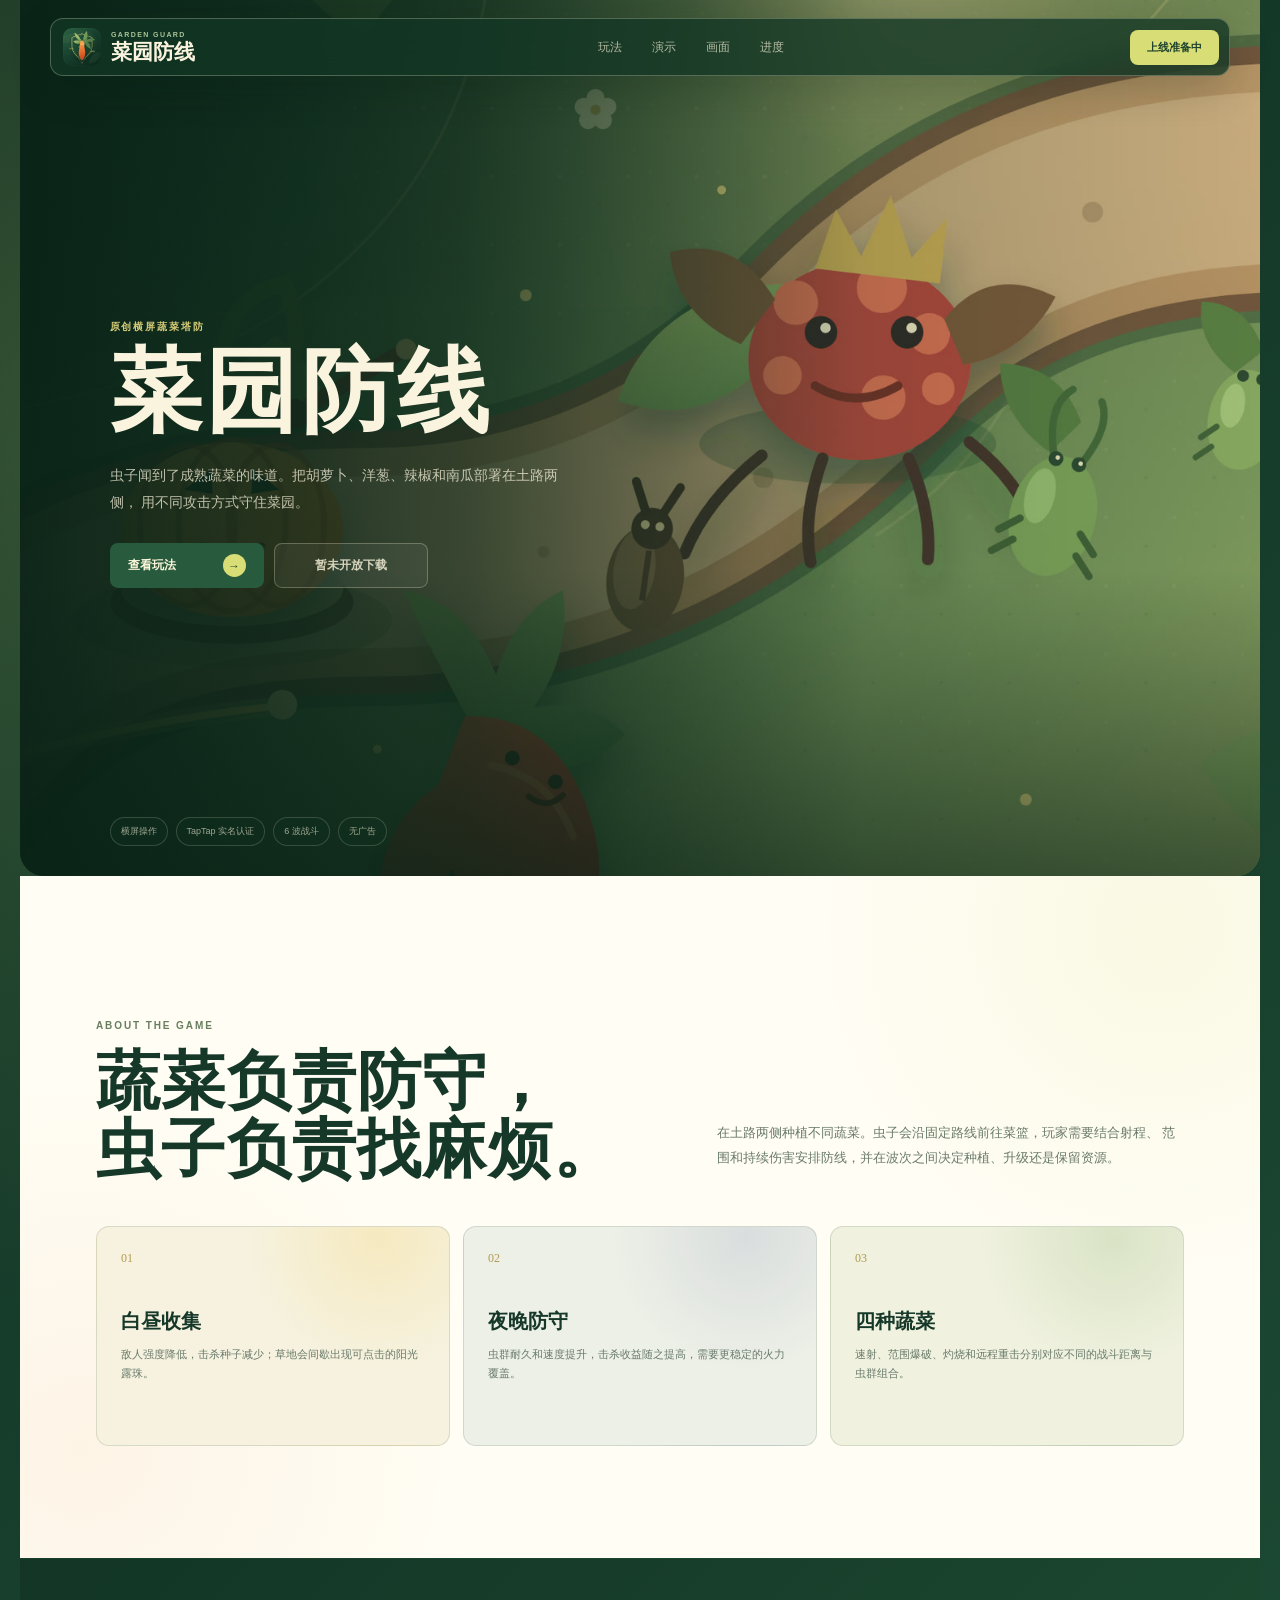
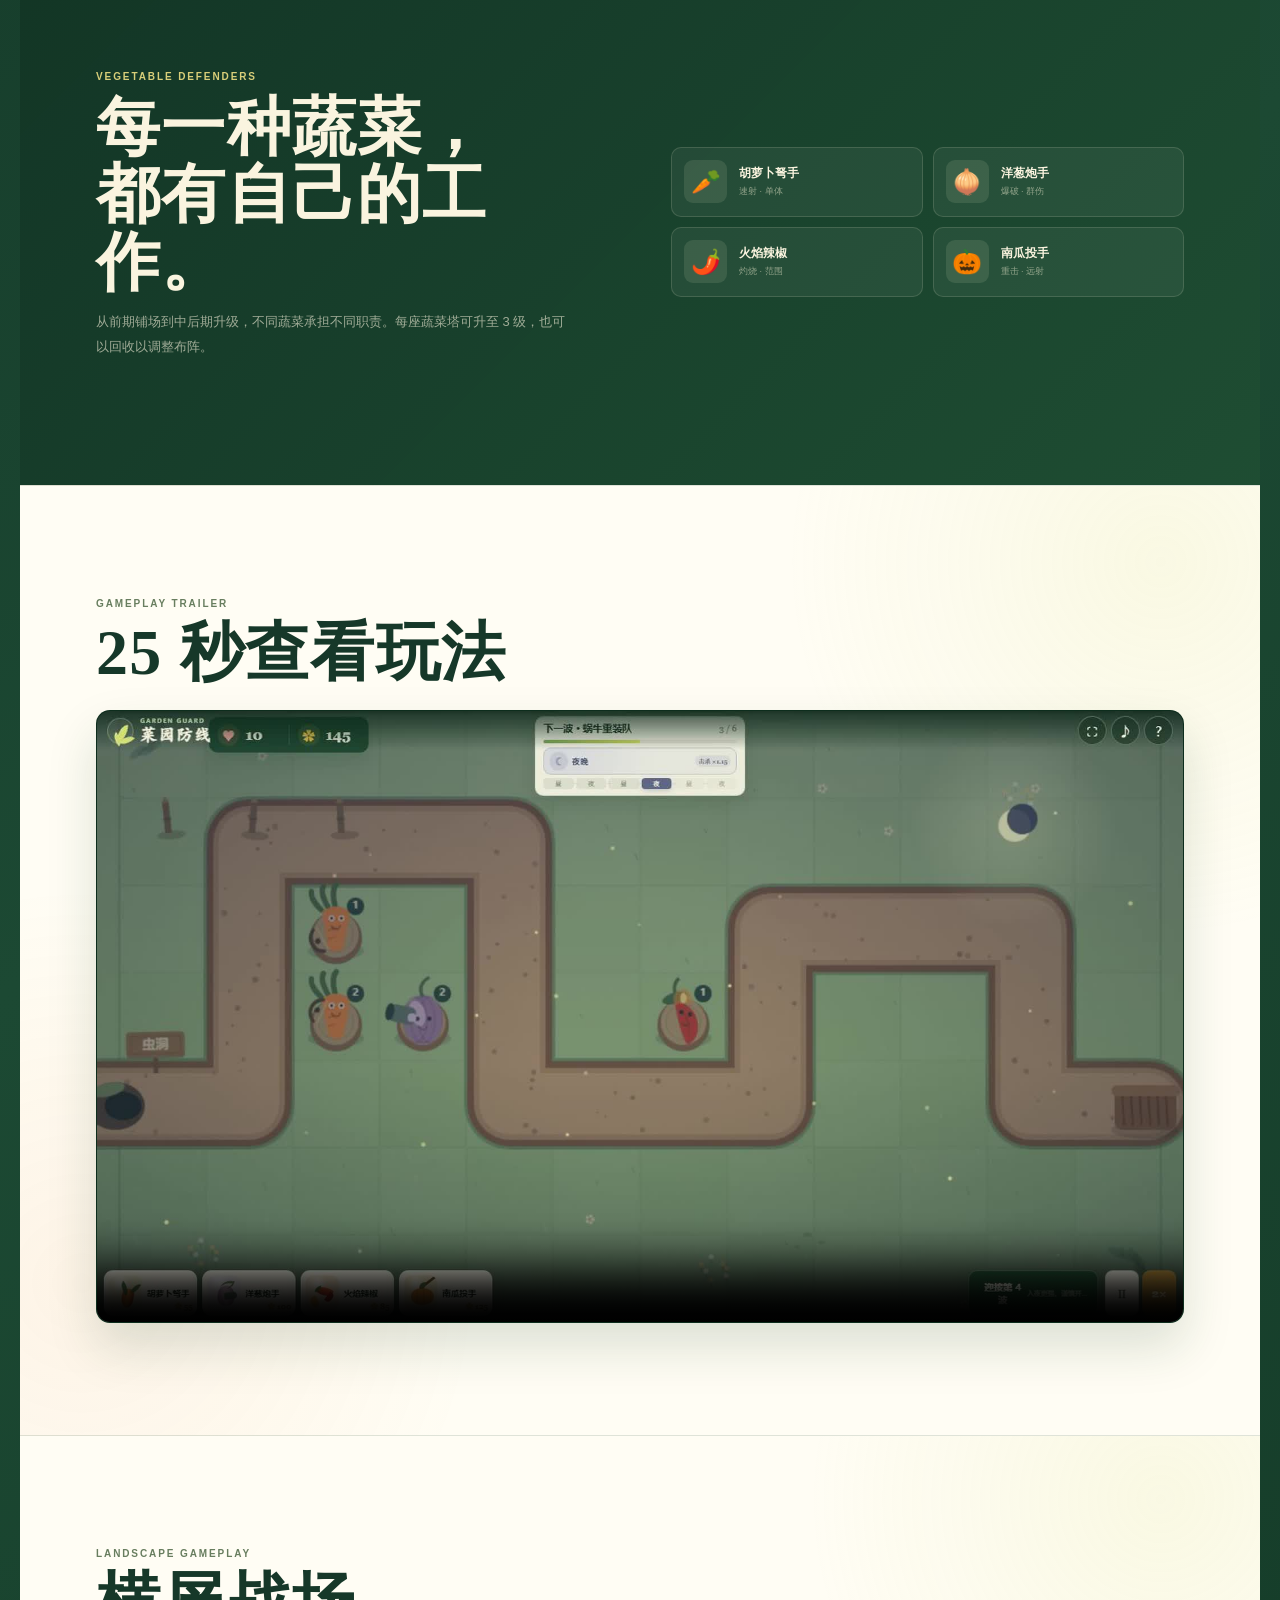
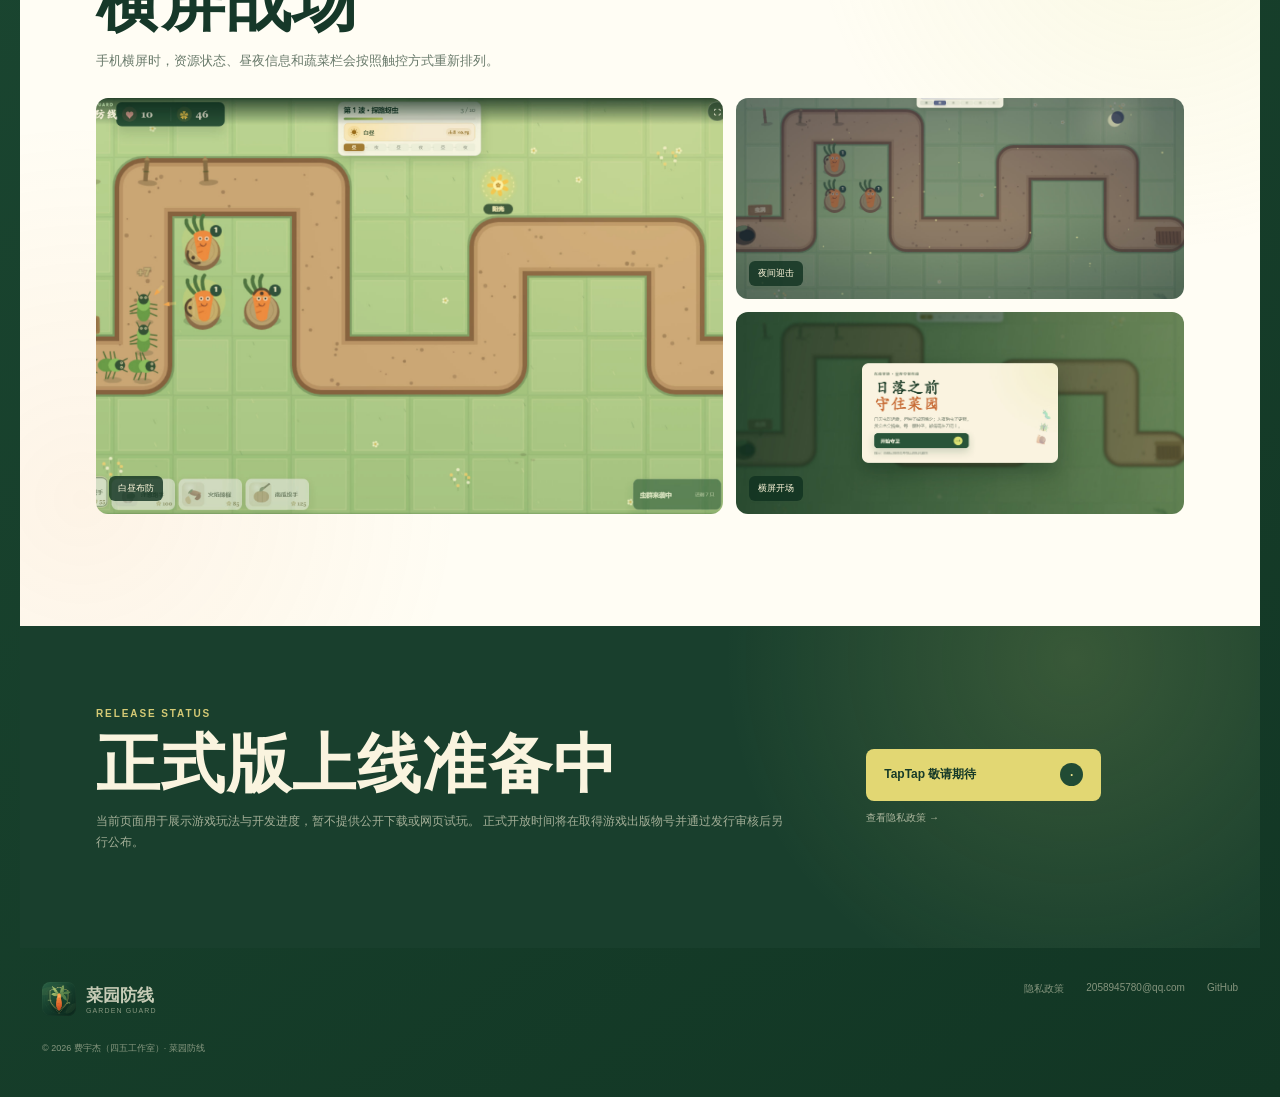
<file: index.html>
<!doctype html>
<html lang="zh-CN">
  <head>
    <meta charset="UTF-8" />
    <meta name="viewport" content="width=device-width, initial-scale=1.0" />
    <meta name="theme-color" content="#163d2b" />
    <meta
      name="description"
      content="《菜园防线》官方网站。查看横屏蔬菜塔防游戏的玩法介绍、宣传片与开发进度。"
    />
    <meta property="og:title" content="菜园防线 · 官方网站" />
    <meta
      property="og:description"
      content="布置蔬菜守卫，在昼夜交替中抵御虫群。当前处于上线准备阶段。"
    />
    <meta property="og:type" content="website" />
    <meta property="og:url" content="https://siwusucn.github.io/garden-guard-official/" />
    <meta
      property="og:image"
      content="https://siwusucn.github.io/garden-guard-official/assets/keyart.jpg"
    />
    <link rel="canonical" href="https://siwusucn.github.io/garden-guard-official/" />
    <link rel="icon" href="assets/icon.png" type="image/png" />
    <title>菜园防线 · 官方网站</title>
    <link rel="stylesheet" href="styles.css" />
  </head>
  <body>
    <header class="nav">
      <a class="brand" href="#top" aria-label="返回首页">
        <img src="assets/icon.png" alt="" />
        <span><small>GARDEN GUARD</small>菜园防线</span>
      </a>
      <nav aria-label="页面导航">
        <a href="#about">玩法</a>
        <a href="#trailer">演示</a>
        <a href="#screens">画面</a>
        <a href="#status">进度</a>
      </nav>
      <span class="nav-play">上线准备中</span>
    </header>

    <main id="top">
      <section class="hero" aria-labelledby="hero-title">
        <img class="hero-art" src="assets/hero-bg.jpg" alt="蔬菜守卫在菜园土路旁迎击虫群" />
        <div class="hero-shade"></div>
        <div class="hero-copy">
          <p class="kicker">原创横屏蔬菜塔防</p>
          <h1 id="hero-title">菜园防线</h1>
          <p>
            虫子闻到了成熟蔬菜的味道。把胡萝卜、洋葱、辣椒和南瓜部署在土路两侧，
            用不同攻击方式守住菜园。
          </p>
          <div class="hero-actions">
            <a class="button primary" href="#trailer">查看玩法 <b>→</b></a>
            <span class="button ghost">暂未开放下载</span>
          </div>
        </div>
        <div class="hero-facts">
          <span>横屏操作</span>
          <span>TapTap 实名认证</span>
          <span>6 波战斗</span>
          <span>无广告</span>
        </div>
      </section>

      <section class="section intro" id="about">
        <div class="section-heading">
          <p class="kicker">ABOUT THE GAME</p>
          <h2>蔬菜负责防守，<br />虫子负责找麻烦。</h2>
          <p>
            在土路两侧种植不同蔬菜。虫子会沿固定路线前往菜篮，玩家需要结合射程、
            范围和持续伤害安排防线，并在波次之间决定种植、升级还是保留资源。
          </p>
        </div>
        <div class="feature-grid">
          <article class="feature feature-sun">
            <span class="feature-number">01</span>
            <h3>白昼收集</h3>
            <p>敌人强度降低，击杀种子减少；草地会间歇出现可点击的阳光露珠。</p>
          </article>
          <article class="feature feature-night">
            <span class="feature-number">02</span>
            <h3>夜晚防守</h3>
            <p>虫群耐久和速度提升，击杀收益随之提高，需要更稳定的火力覆盖。</p>
          </article>
          <article class="feature feature-veg">
            <span class="feature-number">03</span>
            <h3>四种蔬菜</h3>
            <p>速射、范围爆破、灼烧和远程重击分别对应不同的战斗距离与虫群组合。</p>
          </article>
        </div>
      </section>

      <section class="section rover">
        <div class="rover-copy">
          <p class="kicker">VEGETABLE DEFENDERS</p>
          <h2>每一种蔬菜，<br />都有自己的工作。</h2>
          <p>从前期铺场到中后期升级，不同蔬菜承担不同职责。每座蔬菜塔可升至 3 级，也可以回收以调整布阵。</p>
        </div>
        <div class="rover-list">
          <article><span>🥕</span><div><b>胡萝卜弩手</b><small>速射 · 单体</small></div></article>
          <article><span>🧅</span><div><b>洋葱炮手</b><small>爆破 · 群伤</small></div></article>
          <article><span>🌶️</span><div><b>火焰辣椒</b><small>灼烧 · 范围</small></div></article>
          <article><span>🎃</span><div><b>南瓜投手</b><small>重击 · 远射</small></div></article>
        </div>
      </section>

      <section class="section trailer-section" id="trailer">
        <div class="section-heading compact">
          <p class="kicker">GAMEPLAY TRAILER</p>
          <h2>25 秒查看玩法</h2>
        </div>
        <div class="video-frame">
          <video controls playsinline poster="assets/video-cover.jpg">
            <source src="assets/promo.mp4" type="video/mp4" />
            当前浏览器不支持视频播放。
          </video>
        </div>
      </section>

      <section class="section screenshots" id="screens">
        <div class="section-heading compact">
          <p class="kicker">LANDSCAPE GAMEPLAY</p>
          <h2>横屏战场</h2>
          <p>手机横屏时，资源状态、昼夜信息和蔬菜栏会按照触控方式重新排列。</p>
        </div>
        <div class="shot-grid">
          <figure><img src="assets/shot-day.jpg" alt="白昼菜园防线与胡萝卜、洋葱守卫" /><figcaption>白昼布防</figcaption></figure>
          <figure><img src="assets/shot-night.jpg" alt="夜晚虫群进攻与蔬菜火力" /><figcaption>夜间迎击</figcaption></figure>
          <figure><img src="assets/shot-towers.jpg" alt="横屏菜园防线的游戏开场" /><figcaption>横屏开场</figcaption></figure>
        </div>
      </section>

      <section class="download" id="status">
        <div>
          <p class="kicker">RELEASE STATUS</p>
          <h2>正式版上线准备中</h2>
          <p>
            当前页面用于展示游戏玩法与开发进度，暂不提供公开下载或网页试玩。
            正式开放时间将在取得游戏出版物号并通过发行审核后另行公布。
          </p>
        </div>
        <div class="download-actions">
          <span class="button primary">TapTap 敬请期待 <b>·</b></span>
          <a class="text-link" href="https://siwusucn.github.io/garden-guard-privacy/">查看隐私政策 →</a>
        </div>
      </section>
    </main>

    <footer>
      <div class="footer-brand">
        <img src="assets/icon.png" alt="" />
        <div><b>菜园防线</b><small>GARDEN GUARD</small></div>
      </div>
      <div class="footer-links">
        <a href="https://siwusucn.github.io/garden-guard-privacy/">隐私政策</a>
        <a href="mailto:2058945780@qq.com">2058945780@qq.com</a>
        <a href="https://github.com/siwusucn/garden-guard-official">GitHub</a>
      </div>
      <p>© 2026 费宇杰（四五工作室）· 菜园防线</p>
    </footer>
  </body>
</html>
</file>
<file: styles.css>
:root {
  --ink: #163829;
  --forest: #173d2b;
  --forest-2: #24543b;
  --cream: #faf4df;
  --paper: #fffdf4;
  --lime: #d8de75;
  --orange: #e98640;
  --line: rgba(30, 72, 46, 0.14);
  --muted: #697a6b;
}

* {
  box-sizing: border-box;
}

html {
  scroll-behavior: smooth;
  background: var(--forest);
}

body {
  margin: 0;
  color: var(--ink);
  font-family: "Microsoft YaHei", "PingFang SC", "Noto Sans SC", sans-serif;
  background:
    radial-gradient(circle at 9% 10%, rgba(211, 222, 116, 0.18), transparent 22%),
    linear-gradient(145deg, #102f22, #1c4933 50%, #123624);
}

img,
video {
  display: block;
  max-width: 100%;
}

a {
  color: inherit;
  text-decoration: none;
}

.nav {
  position: fixed;
  z-index: 20;
  left: 50%;
  top: 18px;
  display: flex;
  align-items: center;
  gap: 36px;
  width: min(1180px, calc(100% - 34px));
  min-height: 58px;
  padding: 8px 10px 8px 12px;
  border: 1px solid rgba(255, 248, 218, 0.25);
  border-radius: 13px;
  color: var(--cream);
  background: rgba(18, 54, 37, 0.78);
  box-shadow: 0 12px 40px rgba(3, 23, 13, 0.2);
  backdrop-filter: blur(16px);
  transform: translateX(-50%);
}

.brand {
  display: flex;
  align-items: center;
  min-width: 188px;
  gap: 10px;
}

.brand img {
  width: 38px;
  height: 38px;
  border-radius: 9px;
}

.brand span {
  display: flex;
  flex-direction: column;
  font-family: "STKaiti", "KaiTi", serif;
  font-size: 21px;
  font-weight: 700;
  line-height: 1;
}

.brand small {
  margin-bottom: 4px;
  color: #a9c397;
  font-family: "Microsoft YaHei", sans-serif;
  font-size: 7px;
  letter-spacing: 0.2em;
}

.nav nav {
  display: flex;
  gap: 30px;
  margin: 0 auto;
  color: rgba(255, 248, 223, 0.68);
  font-size: 12px;
}

.nav nav a {
  transition: color 160ms ease;
}

.nav nav a:hover {
  color: #fff5ca;
}

.nav-play {
  display: inline-flex;
  align-items: center;
  padding: 10px 17px;
  border-radius: 8px;
  color: #1e422d;
  background: var(--lime);
  font-size: 11px;
  font-weight: 800;
}

.button.primary,
.button.ghost,
.nav-play {
  cursor: default;
}

main,
footer {
  width: min(1240px, calc(100% - 34px));
  margin: auto;
}

.hero {
  position: relative;
  overflow: hidden;
  min-height: calc(100vh - 24px);
  border-radius: 0 0 24px 24px;
  color: var(--cream);
  background: #163b2a;
}

.hero-art {
  position: absolute;
  inset: 0;
  width: 100%;
  height: 100%;
  object-fit: cover;
}

.hero-shade {
  position: absolute;
  inset: 0;
  background:
    linear-gradient(90deg, rgba(8, 34, 22, 0.92) 0%, rgba(8, 34, 22, 0.6) 36%, transparent 68%),
    linear-gradient(0deg, rgba(8, 34, 22, 0.6), transparent 35%);
}

.hero-copy {
  position: absolute;
  z-index: 2;
  left: clamp(28px, 7vw, 92px);
  top: 50%;
  width: min(590px, 47%);
  transform: translateY(-44%);
}

.kicker {
  margin: 0 0 12px;
  color: #687e5f;
  font-size: 10px;
  font-weight: 800;
  letter-spacing: 0.19em;
}

.hero .kicker {
  color: #d5cb77;
}

.hero h1 {
  margin: 0;
  font-family: "STKaiti", "KaiTi", serif;
  font-size: clamp(62px, 7.2vw, 104px);
  line-height: 1;
  letter-spacing: 0.04em;
  white-space: nowrap;
}

.hero-copy > p:not(.kicker) {
  max-width: 460px;
  margin: 24px 0 28px;
  color: rgba(255, 249, 226, 0.72);
  font-size: 14px;
  line-height: 1.9;
}

.hero-actions,
.download-actions {
  display: flex;
  align-items: center;
  gap: 10px;
  flex-wrap: wrap;
}

.button {
  display: inline-flex;
  align-items: center;
  justify-content: space-between;
  gap: 22px;
  min-width: 154px;
  min-height: 45px;
  padding: 0 18px;
  border-radius: 8px;
  font-size: 12px;
  font-weight: 800;
  transition:
    transform 160ms ease,
    filter 160ms ease;
}

.button:hover {
  filter: brightness(1.06);
  transform: translateY(-2px);
}

.button.primary {
  color: #fff8dd;
  background: #285b3d;
}

.button.primary b {
  display: grid;
  place-items: center;
  width: 23px;
  height: 23px;
  border-radius: 50%;
  color: #24462e;
  background: var(--lime);
}

.button.ghost {
  justify-content: center;
  border: 1px solid rgba(255, 247, 216, 0.26);
  color: rgba(255, 249, 224, 0.8);
  background: rgba(255, 255, 255, 0.055);
}

.hero-facts {
  position: absolute;
  z-index: 2;
  left: clamp(28px, 7vw, 92px);
  bottom: 30px;
  display: flex;
  gap: 8px;
}

.hero-facts span {
  padding: 7px 10px;
  border: 1px solid rgba(255, 249, 225, 0.17);
  border-radius: 99px;
  color: rgba(255, 249, 224, 0.6);
  background: rgba(15, 49, 32, 0.36);
  font-size: 9px;
}

.section {
  padding: clamp(64px, 9vw, 112px) clamp(22px, 6vw, 76px);
  background:
    radial-gradient(circle at 92% 8%, rgba(217, 224, 126, 0.14), transparent 26%),
    radial-gradient(circle at 5% 84%, rgba(233, 134, 64, 0.08), transparent 28%),
    var(--paper);
}

.section + .section {
  border-top: 1px solid var(--line);
}

.section-heading {
  display: grid;
  grid-template-columns: 1.2fr 1fr;
  align-items: end;
  gap: 60px;
  margin-bottom: 42px;
}

.section-heading .kicker {
  grid-column: 1 / -1;
  margin-bottom: -43px;
}

.section-heading h2,
.rover h2,
.download h2 {
  margin: 0;
  font-family: "STKaiti", "KaiTi", "Microsoft YaHei", serif;
  font-size: clamp(40px, 5vw, 68px);
  font-weight: 700;
  line-height: 1.06;
  letter-spacing: 0.02em;
}

.section-heading > p:last-child,
.rover-copy > p:last-child {
  align-self: end;
  color: var(--muted);
  font-size: 13px;
  line-height: 1.9;
}

.feature-grid {
  display: grid;
  grid-template-columns: repeat(3, 1fr);
  gap: 13px;
}

.feature {
  min-height: 220px;
  padding: 24px;
  border: 1px solid var(--line);
  border-radius: 13px;
  background: rgba(255, 255, 255, 0.5);
}

.feature-number {
  display: block;
  margin-bottom: 42px;
  color: #b29a51;
  font-family: Georgia, serif;
  font-size: 12px;
}

.feature h3 {
  margin: 0 0 10px;
  font-size: 20px;
}

.feature p {
  margin: 0;
  color: var(--muted);
  font-size: 11px;
  line-height: 1.8;
}

.feature-sun {
  background:
    radial-gradient(circle at 80% 5%, rgba(245, 207, 99, 0.25), transparent 38%),
    #f6f2df;
}

.feature-night {
  background:
    radial-gradient(circle at 80% 5%, rgba(120, 131, 174, 0.17), transparent 38%),
    #edf0e7;
}

.feature-veg {
  background:
    radial-gradient(circle at 80% 5%, rgba(114, 157, 81, 0.18), transparent 38%),
    #f0f2df;
}

.rover {
  display: grid;
  grid-template-columns: 1fr 1fr;
  align-items: center;
  gap: 62px;
  background:
    linear-gradient(135deg, rgba(18, 53, 37, 0.97), rgba(31, 78, 51, 0.95)),
    var(--forest);
  color: var(--cream);
}

.rover .kicker {
  color: #d8ce79;
}

.rover-copy > p:last-child {
  max-width: 470px;
  color: rgba(250, 244, 222, 0.6);
}

.rover-list {
  display: grid;
  grid-template-columns: 1fr 1fr;
  gap: 10px;
}

.rover-list article {
  display: flex;
  align-items: center;
  gap: 12px;
  min-height: 70px;
  padding: 12px;
  border: 1px solid rgba(255, 247, 215, 0.14);
  border-radius: 10px;
  background: rgba(255, 255, 255, 0.055);
}

.rover-list article > span {
  display: grid;
  place-items: center;
  width: 43px;
  height: 43px;
  border-radius: 9px;
  background: rgba(255, 248, 214, 0.1);
  font-size: 24px;
}

.rover-list div {
  display: flex;
  flex-direction: column;
  gap: 3px;
}

.rover-list b {
  font-size: 12px;
}

.rover-list small {
  color: rgba(255, 248, 220, 0.49);
  font-size: 9px;
}

.compact {
  display: block;
  margin-bottom: 24px;
}

.compact .kicker {
  margin-bottom: 10px;
}

.compact p:last-child {
  max-width: 600px;
  margin-top: 12px;
}

.video-frame {
  overflow: hidden;
  border: 1px solid rgba(26, 69, 43, 0.18);
  border-radius: 14px;
  background: #0b281b;
  box-shadow: 0 24px 50px rgba(17, 58, 34, 0.15);
}

.video-frame video {
  width: 100%;
  aspect-ratio: 16 / 9;
  object-fit: cover;
}

.shot-grid {
  display: grid;
  grid-template-columns: 1.4fr 1fr;
  gap: 13px;
}

.shot-grid figure {
  position: relative;
  overflow: hidden;
  margin: 0;
  border-radius: 12px;
  background: #d9dfc3;
}

.shot-grid figure:first-child {
  grid-row: span 2;
}

.shot-grid img {
  width: 100%;
  height: 100%;
  object-fit: cover;
}

.shot-grid figure:first-child img {
  aspect-ratio: 16 / 10;
}

.shot-grid figure:not(:first-child) img {
  aspect-ratio: 16 / 7.2;
}

.shot-grid figcaption {
  position: absolute;
  left: 13px;
  bottom: 13px;
  padding: 6px 9px;
  border-radius: 6px;
  color: #fff8dc;
  background: rgba(16, 49, 32, 0.8);
  font-size: 9px;
}

.download {
  display: flex;
  align-items: center;
  justify-content: space-between;
  gap: 40px;
  padding: clamp(50px, 7vw, 82px) clamp(22px, 6vw, 76px);
  color: var(--cream);
  background:
    radial-gradient(circle at 85% 10%, rgba(222, 222, 113, 0.16), transparent 32%),
    #193f2d;
}

.download > div:first-child {
  max-width: 690px;
}

.download .kicker {
  color: #d5ca75;
}

.download p:last-child {
  color: rgba(255, 248, 221, 0.6);
  font-size: 12px;
  line-height: 1.8;
}

.download .button.primary {
  min-width: 235px;
  min-height: 52px;
  color: #173b29;
  background: #e2d773;
}

.download .button.primary b {
  color: #e9e28e;
  background: #214b34;
}

.text-link {
  width: 100%;
  color: rgba(255, 248, 223, 0.62);
  font-size: 10px;
}

footer {
  display: grid;
  grid-template-columns: 1fr auto;
  gap: 26px;
  padding: 34px 22px 42px;
  color: rgba(248, 241, 214, 0.5);
}

.footer-brand {
  display: flex;
  align-items: center;
  gap: 10px;
}

.footer-brand img {
  width: 34px;
  height: 34px;
  border-radius: 8px;
}

.footer-brand div {
  display: flex;
  flex-direction: column;
}

.footer-brand b {
  color: rgba(250, 245, 223, 0.78);
  font-family: "STKaiti", "KaiTi", serif;
  font-size: 17px;
}

.footer-brand small {
  font-size: 7px;
  letter-spacing: 0.16em;
}

.footer-links {
  display: flex;
  gap: 22px;
  font-size: 10px;
}

footer > p {
  grid-column: 1 / -1;
  margin: 0;
  font-size: 9px;
}

@media (max-width: 760px) {
  .nav {
    top: 8px;
    gap: 10px;
  }

  .nav nav {
    display: none;
  }

  .brand {
    min-width: 0;
    margin-right: auto;
  }

  .brand span {
    font-size: 17px;
  }

  .hero {
    min-height: 760px;
    border-radius: 0 0 16px 16px;
  }

  .hero-art {
    object-position: 64% center;
  }

  .hero-shade {
    background:
      linear-gradient(0deg, rgba(8, 34, 22, 0.94) 0%, rgba(8, 34, 22, 0.5) 55%, transparent 80%),
      linear-gradient(90deg, rgba(8, 34, 22, 0.45), transparent);
  }

  .hero-copy {
    left: 24px;
    right: 24px;
    top: auto;
    bottom: 105px;
    width: auto;
    transform: none;
  }

  .hero h1 {
    font-size: 64px;
  }

  .hero-copy > p:not(.kicker) {
    font-size: 12px;
  }

  .hero-facts {
    left: 24px;
    right: 24px;
    bottom: 33px;
    flex-wrap: wrap;
  }

  main,
  footer {
    width: 100%;
  }

  .section {
    padding: 64px 20px;
  }

  .section-heading {
    display: block;
  }

  .section-heading .kicker {
    margin-bottom: 10px;
  }

  .section-heading h2,
  .rover h2,
  .download h2 {
    font-size: 42px;
  }

  .feature-grid {
    grid-template-columns: 1fr;
  }

  .feature {
    min-height: 175px;
  }

  .feature-number {
    margin-bottom: 25px;
  }

  .rover {
    grid-template-columns: 1fr;
    gap: 30px;
  }

  .shot-grid {
    grid-template-columns: 1fr;
  }

  .shot-grid figure:first-child {
    grid-row: auto;
  }

  .download {
    align-items: flex-start;
    flex-direction: column;
    padding: 58px 20px;
  }

  footer {
    grid-template-columns: 1fr;
    padding: 30px 20px 36px;
  }

  .footer-links {
    flex-wrap: wrap;
  }
}
</file>
